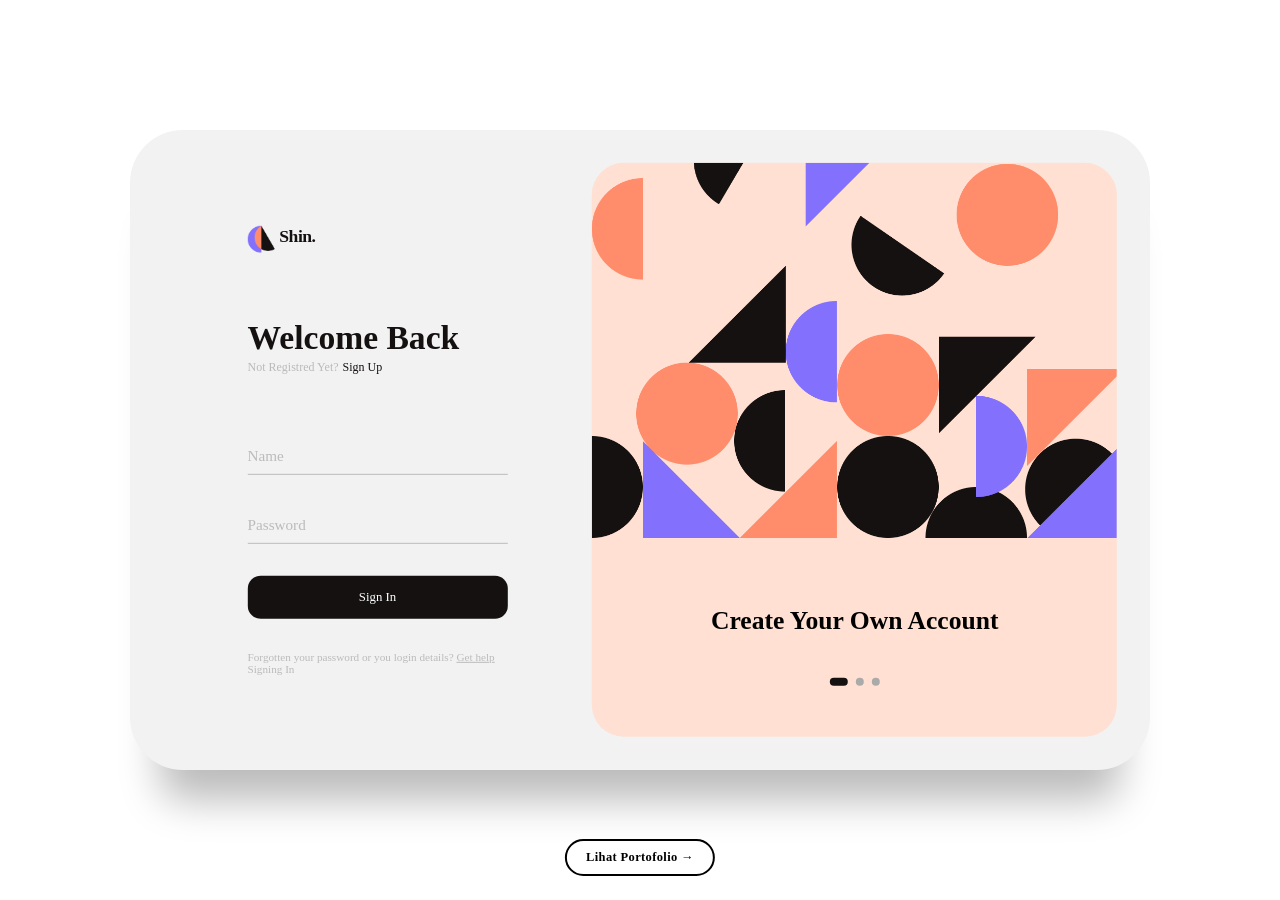
<file: Login/index.html>
<!DOCTYPE html>
<html lang="en">

<head>
  <meta charset="UTF-8">
  <meta name="viewport" content="width=device-width, initial-scale=1.0">
  <title>Sign in & Sign up Form</title>
  <link rel="stylesheet" href="style.css">
</head>

<body>
  <main>
    <div class="box">
      <div class="inner-box">
        <div class="forms-wrap">
          <form action="index.html" autocomplete="off" class="sign-in-form">
            <div class="logo">
              <img src="assets/img/logo.png" alt="Shin" />
              <h4>Shin.</h4>
            </div>

            <div class="heading">
              <h2>Welcome Back</h2>
              <h6>Not Registred Yet?</h6>
              <a href="#" class="toggle">Sign Up</a>
            </div>

            <div class="actual-form">
              <div class="input-wrap">
                <input type="text" minlength="4" class="input-field" autocomplete="off" required />
                <label>Name</label>
              </div>

              <div class="input-wrap">
                <input type="password" minlength="4" class="input-field" autocomplete="off" required />
                <label>Password</label>
              </div>

              <input type="submit" value="Sign In" class="sign-btn" />

              <p class="text">
                Forgotten your password or you login details?
                <a href="#">Get help</a> Signing In
              </p>
            </div>
          </form>

          <form action="index.html" autocomplete="off" class="sign-up-form">
            <div class="logo">
              <img src="assets/img/logo.png" alt="Shin" />
              <h4>Shin.</h4>
            </div>

            <div class="heading">
              <h2>Get Started</h2>
              <h6>Already have an account?</h6>
              <a href="#" class="toggle">Sign In</a>
            </div>

            <div class="actual-form">
              <div class="input-wrap">
                <input type="text" minlength="4" class="input-field" autocomplete="off" required />
                <label>Name</label>
              </div>

              <div class="input-wrap">
                <input type="email" class="input-field" autocomplete="off" required />
                <label>Email</label>
              </div>

              <div class="input-wrap">
                <input type="password" minlength="4" class="input-field" autocomplete="off" required />
                <label>Password</label>
              </div>

              <input type="submit" value="Sign Up" class="sign-btn" />

              <p class="text">
                By signing up, I agree to the
                <a href="#">Terms of Services</a> and
                <a href="#">Privacy Policy</a>
              </p>
            </div>
          </form>
        </div>

        <div class="carousel">
          <div class="images-wrapper">
            <img src="assets/img/image1.png" class="image img-1 show" alt="" />
            <img src="assets/img/image2.png" class="image img-2" alt="" />
            <img src="assets/img/image3.png" class="image img-3" alt="" />
          </div>

          <div class="text-slider">
            <div class="text-wrap">
              <div class="text-group">
                <h2>Create Your Own Account</h2>
                <h2>Customize As You Like</h2>
                <h2>Build Something Amazing</h2>
              </div>
            </div>

            <div class="bullets">
              <span class="active" data-value="1"></span>
              <span data-value="2"></span>
              <span data-value="3"></span>
            </div>
          </div>
        </div>
      </div>
    </div>
  </main>

  <!-- Toast Notification Container -->
  <div id="toast-container"></div>

  <!-- Skip to Portfolio Button -->
  <a href="../Main/index.html" class="skip-btn">Lihat Portofolio &rarr;</a>

  <!-- Javascript file -->
  <script src="assets/js/app.js"></script>
</body>

</html>
</file>
<file: Login/style.css>
*,
*::before,
*::after {
  padding: 0;
  margin: 0;
  box-sizing: border-box;
}

body,
input {
  font-family: verdana;
}

main {
  width: 100%;
  min-height: 100vh;
  overflow: hidden;
  background-color: #fff;
  padding: 2rem;
  display: flex;
  align-items: center;
  justify-content: center;
}

.box {
  position: relative;
  width: 100%;
  max-width: 1020px;
  height: 640px;
  background-color: hsl(0, 0%, 95%);
  border-radius: 3.3rem;
  box-shadow: 0 60px 40px -30px rgba(0, 0, 0, 0.27);
}

.inner-box {
  position: absolute;
  width: calc(100% - 4.1rem);
  height: calc(100% - 4.1rem);
  top: 50%;
  left: 50%;
  transform: translate(-50%, -50%);
}

.forms-wrap {
  position: absolute;
  height: 100%;
  width: 45%;
  top: 0;
  left: 0;
  display: grid;
  grid-template-columns: 1fr;
  grid-template-rows: 1fr;
  transition: 0.8s ease-in-out;
}

form {
  max-width: 260px;
  width: 100%;
  margin: 0 auto;
  height: 100%;
  display: flex;
  flex-direction: column;
  justify-content: space-evenly;
  grid-column: 1 / 2;
  grid-row: 1 / 2;
  transition: opacity 0.02s 0.4s;
}

form.sign-up-form {
  opacity: 0;
  pointer-events: none;
}

.logo {
  display: flex;
  align-items: center;
}

.logo img {
  width: 27px;
  margin-right: 0.3rem;
}

.logo h4 {
  font-size: 1.1rem;
  margin-top: -9px;
  letter-spacing: -0.5px;
  color: #151111;
}

.heading h2 {
  font-size: 2.1rem;
  font-weight: 600;
  color: #151111;
}

.heading h6 {
  color: #bababa;
  font-weight: 400;
  font-size: 0.75rem;
  display: inline;
}

.toggle {
  color: #151111;
  text-decoration: none;
  font-size: 0.75rem;
  font-weight: 500;
  transition: 0.3s;
}

.toggle:hover {
  color: #8371fd;
}

.input-wrap {
  position: relative;
  height: 37px;
  margin-bottom: 2rem;
}

.input-field {
  position: absolute;
  width: 100%;
  height: 100%;
  background: none;
  border: none;
  outline: none;
  border-bottom: 1px solid #bbb;
  padding: 0;
  font-size: 0.95rem;
  color: #151111;
  transition: 0.4s;
}

label {
  position: absolute;
  left: 0;
  top: 50%;
  transform: translateY(-50%);
  font-size: 0.95rem;
  color: #bbb;
  pointer-events: none;
  transition: 0.4s;
}

.input-field.active {
  border-bottom-color: #151111;
}

.input-field.active + label {
  font-size: 0.75rem;
  top: -2px;
}

.sign-btn {
  display: inline-block;
  width: 100%;
  height: 43px;
  background-color: #151111;
  color: #fff;
  border: none;
  cursor: pointer;
  border-radius: 0.8rem;
  font-size: 0.8rem;
  margin-bottom: 2rem;
  transition: 0.3s;
}

.sign-btn:hover {
  background-color: #8371fd;
}

.text {
  color: #bbb;
  font-size: 0.7rem;
}

.text a {
  color: #bbb;
  transition: 0.3s;
}

.text a:hover {
  color: #8371fd;
}

main.sign-up-mode form.sign-in-form {
  opacity: 0;
  pointer-events: none;
}

main.sign-up-mode form.sign-up-form {
  opacity: 1;
  pointer-events: all;
}

main.sign-up-mode .forms-wrap {
  left: 55%;
}

main.sign-up-mode .carousel {
  left: 0%;
}

.carousel {
  position: absolute;
  height: 100%;
  width: 55%;
  left: 45%;
  top: 0;
  background-color: #ffe0d2;
  border-radius: 2rem;
  display: grid;
  grid-template-rows: auto 1fr;
  padding-bottom: 2rem;
  overflow: hidden;
  transition: 0.8s ease-in-out;
}

.images-wrapper {
  display: grid;
  grid-template-columns: 1fr;
  grid-template-rows: 1fr;
}

.image {
  width: 100%;
  grid-column: 1/2;
  grid-row: 1/2;
  opacity: 0;
  transition: opacity 0.3s, transform 0.5s;
}

.img-1 {
  transform: translate(0, -50px);
}

.img-2 {
  transform: scale(0.4, 0.5);
}

.img-3 {
  transform: scale(0.3) rotate(-20deg);
}

.image.show {
  opacity: 1;
  transform: none;
}

.text-slider {
  display: flex;
  align-items: center;
  justify-content: center;
  flex-direction: column;
}

.text-wrap {
  max-height: 2.2rem;
  overflow: hidden;
  margin-bottom: 2.5rem;
}

.text-group {
  display: flex;
  flex-direction: column;
  text-align: center;
  transform: translateY(0);
  transition: 0.5s;
}

.text-group h2 {
  line-height: 2.2rem;
  font-weight: 600;
  font-size: 1.6rem;
}

.bullets {
  display: flex;
  align-items: center;
  justify-content: center;
}

.bullets span {
  display: block;
  width: 0.5rem;
  height: 0.5rem;
  background-color: #aaa;
  margin: 0 0.25rem;
  border-radius: 50%;
  cursor: pointer;
  transition: 0.3s;
}

.bullets span.active {
  width: 1.1rem;
  background-color: #151111;
  border-radius: 1rem;
}

@media (max-width: 850px) {
  .box {
    height: auto;
    max-width: 550px;
    overflow: hidden;
  }

  .inner-box {
    position: static;
    transform: none;
    width: revert;
    height: revert;
    padding: 2rem;
  }

  .forms-wrap {
    position: revert;
    width: 100%;
    height: auto;
  }

  form {
    max-width: revert;
    padding: 1.5rem 2.5rem 2rem;
    transition: transform 0.8s ease-in-out, opacity 0.45s linear;
  }

  .heading {
    margin: 2rem 0;
  }

  form.sign-up-form {
    transform: translateX(100%);
  }

  main.sign-up-mode form.sign-in-form {
    transform: translateX(-100%);
  }

  main.sign-up-mode form.sign-up-form {
    transform: translateX(0%);
  }

  .carousel {
    position: revert;
    height: auto;
    width: 100%;
    padding: 3rem 2rem;
    display: flex;
  }

  .images-wrapper {
    display: none;
  }

  .text-slider {
    width: 100%;
  }
}

@media (max-width: 530px) {
  main {
    padding: 1rem;
  }

  .box {
    border-radius: 2rem;
  }

  .inner-box {
    padding: 1rem;
  }

  .carousel {
    padding: 1.5rem 1rem;
    border-radius: 1.6rem;
  }

  .text-wrap {
    margin-bottom: 1rem;
  }

  .text-group h2 {
    font-size: 1.2rem;
  }

  form {
    padding: 1rem 2rem 1.5rem;
  }
}

/* ===== TOAST NOTIFICATION ===== */
#toast-container {
  position: fixed;
  bottom: 1.5rem;
  right: 1.5rem;
  display: flex;
  flex-direction: column;
  gap: 0.6rem;
  z-index: 9999;
}

.toast {
  display: flex;
  align-items: center;
  gap: 0.6rem;
  padding: 0.75rem 1.2rem;
  border-radius: 0.6rem;
  font-family: verdana;
  font-size: 0.82rem;
  font-weight: 500;
  color: #fff;
  box-shadow: 0 8px 24px rgba(0, 0, 0, 0.18);
  animation: toastIn 0.35s cubic-bezier(0.34, 1.56, 0.64, 1) forwards;
  max-width: 300px;
}

.toast.success { background: #22c55e; }
.toast.error   { background: #ef4444; }
.toast.info    { background: #3b82f6; }

.toast.hide {
  animation: toastOut 0.3s ease forwards;
}

@keyframes toastIn {
  from { opacity: 0; transform: translateX(60px) scale(0.95); }
  to   { opacity: 1; transform: translateX(0)    scale(1); }
}

@keyframes toastOut {
  from { opacity: 1; transform: translateX(0); }
  to   { opacity: 0; transform: translateX(60px); }
}

/* ===== SKIP TO PORTFOLIO BUTTON ===== */
.skip-btn {
  position: fixed;
  bottom: 1.5rem;
  left: 50%;
  transform: translateX(-50%);
  background: transparent;
  border: 2px solid #000;
  color: #000;
  font-family: verdana;
  font-size: 0.78rem;
  font-weight: 600;
  padding: 0.55rem 1.2rem;
  border-radius: 2rem;
  cursor: pointer;
  text-decoration: none;
  letter-spacing: 0.03em;
  transition: background 0.2s, color 0.2s, transform 0.2s;
  z-index: 999;
}

.skip-btn:hover {
  background: #000;
  color: #fff;
  transform: translateX(-50%) translateY(-2px);
}
</file>
